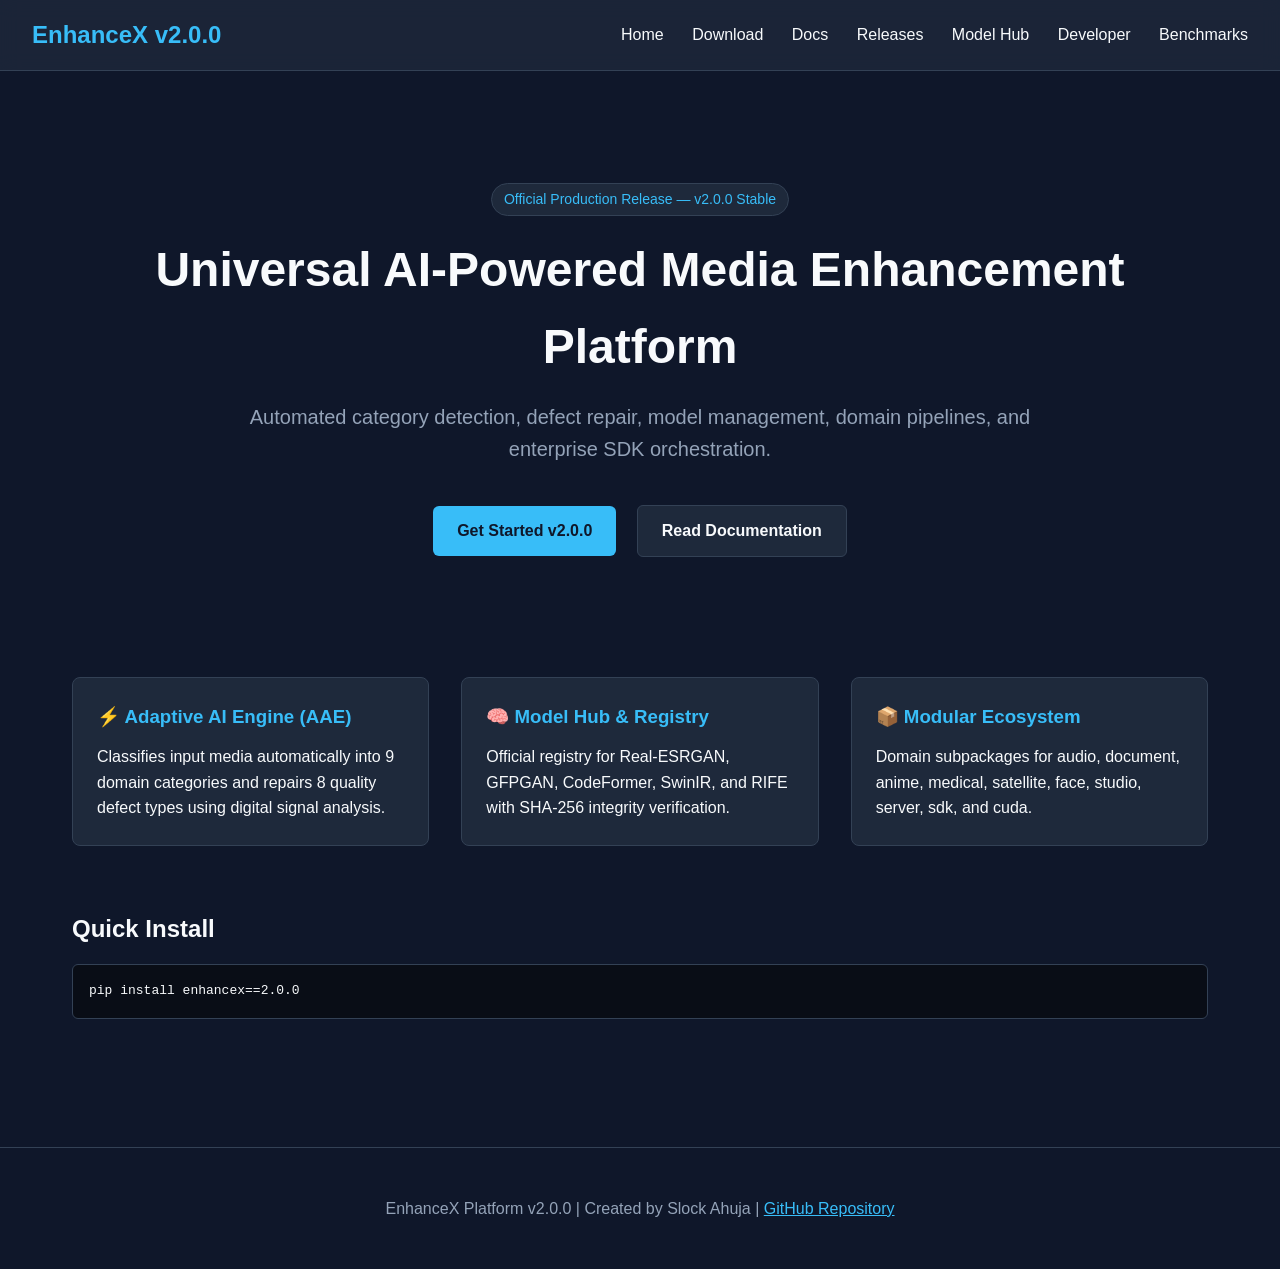
<file: website/index.html>
<!DOCTYPE html>
<html lang="en">
<head>
  <meta charset="UTF-8">
  <meta name="viewport" content="width=device-width, initial-scale=1.0">
  <title>EnhanceX — Universal AI Media Enhancement Platform</title>
  <link rel="stylesheet" href="styles.css">
</head>
<body>
  <header>
    <a href="index.html" class="logo">EnhanceX v2.0.0</a>
    <nav>
      <a href="index.html">Home</a>
      <a href="download.html">Download</a>
      <a href="docs.html">Docs</a>
      <a href="releases.html">Releases</a>
      <a href="models.html">Model Hub</a>
      <a href="developer.html">Developer</a>
      <a href="benchmarks.html">Benchmarks</a>
    </nav>
  </header>

  <div class="container">
    <div class="hero">
      <div class="badge">Official Production Release — v2.0.0 Stable</div>
      <h1>Universal AI-Powered Media Enhancement Platform</h1>
      <p>Automated category detection, defect repair, model management, domain pipelines, and enterprise SDK orchestration.</p>
      <div>
        <a href="download.html" class="btn btn-primary">Get Started v2.0.0</a>
        <a href="docs.html" class="btn btn-secondary">Read Documentation</a>
      </div>
    </div>

    <div class="grid">
      <div class="card">
        <h3>⚡ Adaptive AI Engine (AAE)</h3>
        <p>Classifies input media automatically into 9 domain categories and repairs 8 quality defect types using digital signal analysis.</p>
      </div>
      <div class="card">
        <h3>🧠 Model Hub & Registry</h3>
        <p>Official registry for Real-ESRGAN, GFPGAN, CodeFormer, SwinIR, and RIFE with SHA-256 integrity verification.</p>
      </div>
      <div class="card">
        <h3>📦 Modular Ecosystem</h3>
        <p>Domain subpackages for audio, document, anime, medical, satellite, face, studio, server, sdk, and cuda.</p>
      </div>
    </div>

    <div style="margin-top: 4rem;">
      <h2>Quick Install</h2>
      <pre>pip install enhancex==2.0.0</pre>
    </div>
  </div>

  <footer>
    <p>EnhanceX Platform v2.0.0 | Created by Slock Ahuja | <a href="https://github.com/SlockAhuja/EnhanceX" style="color:var(--accent-color);">GitHub Repository</a></p>
  </footer>
</body>
</html>
</file>
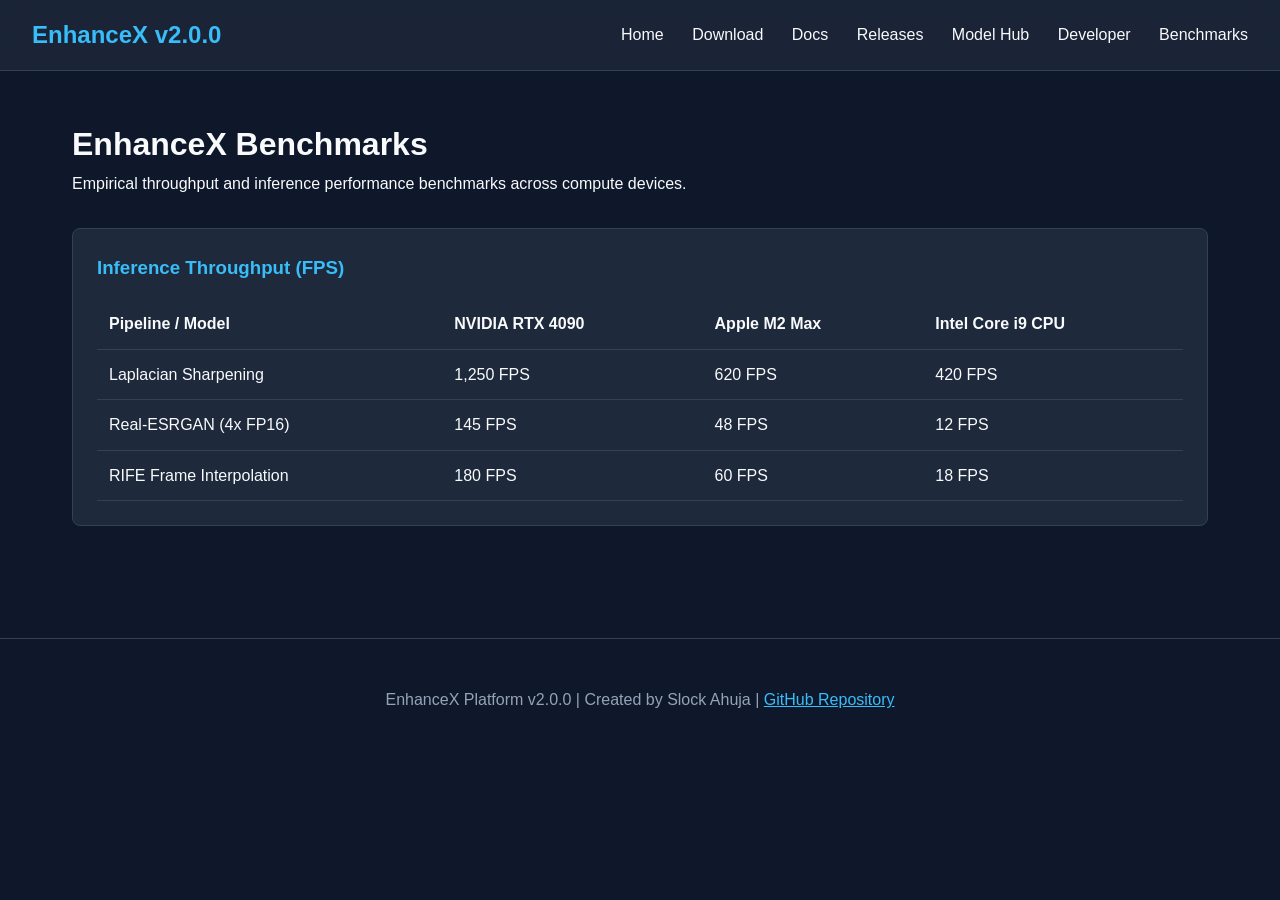
<file: website/benchmarks.html>
<!DOCTYPE html>
<html lang="en">
<head>
  <meta charset="UTF-8">
  <meta name="viewport" content="width=device-width, initial-scale=1.0">
  <title>EnhanceX Benchmarks & Performance</title>
  <link rel="stylesheet" href="styles.css">
</head>
<body>
  <header>
    <a href="index.html" class="logo">EnhanceX v2.0.0</a>
    <nav>
      <a href="index.html">Home</a>
      <a href="download.html">Download</a>
      <a href="docs.html">Docs</a>
      <a href="releases.html">Releases</a>
      <a href="models.html">Model Hub</a>
      <a href="developer.html">Developer</a>
      <a href="benchmarks.html">Benchmarks</a>
    </nav>
  </header>

  <div class="container">
    <h1>EnhanceX Benchmarks</h1>
    <p>Empirical throughput and inference performance benchmarks across compute devices.</p>

    <div class="card" style="margin-top: 2rem;">
      <h3>Inference Throughput (FPS)</h3>
      <table style="width:100%; border-collapse: collapse; margin-top: 1rem; color: var(--text-main);">
        <thead>
          <tr style="border-bottom: 1px solid var(--border-color); text-align: left;">
            <th style="padding: 0.75rem;">Pipeline / Model</th>
            <th style="padding: 0.75rem;">NVIDIA RTX 4090</th>
            <th style="padding: 0.75rem;">Apple M2 Max</th>
            <th style="padding: 0.75rem;">Intel Core i9 CPU</th>
          </tr>
        </thead>
        <tbody>
          <tr style="border-bottom: 1px solid var(--border-color);">
            <td style="padding: 0.75rem;">Laplacian Sharpening</td>
            <td style="padding: 0.75rem;">1,250 FPS</td>
            <td style="padding: 0.75rem;">620 FPS</td>
            <td style="padding: 0.75rem;">420 FPS</td>
          </tr>
          <tr style="border-bottom: 1px solid var(--border-color);">
            <td style="padding: 0.75rem;">Real-ESRGAN (4x FP16)</td>
            <td style="padding: 0.75rem;">145 FPS</td>
            <td style="padding: 0.75rem;">48 FPS</td>
            <td style="padding: 0.75rem;">12 FPS</td>
          </tr>
          <tr style="border-bottom: 1px solid var(--border-color);">
            <td style="padding: 0.75rem;">RIFE Frame Interpolation</td>
            <td style="padding: 0.75rem;">180 FPS</td>
            <td style="padding: 0.75rem;">60 FPS</td>
            <td style="padding: 0.75rem;">18 FPS</td>
          </tr>
        </tbody>
      </table>
    </div>
  </div>

  <footer>
    <p>EnhanceX Platform v2.0.0 | Created by Slock Ahuja | <a href="https://github.com/SlockAhuja/EnhanceX" style="color:var(--accent-color);">GitHub Repository</a></p>
  </footer>
</body>
</html>
</file>
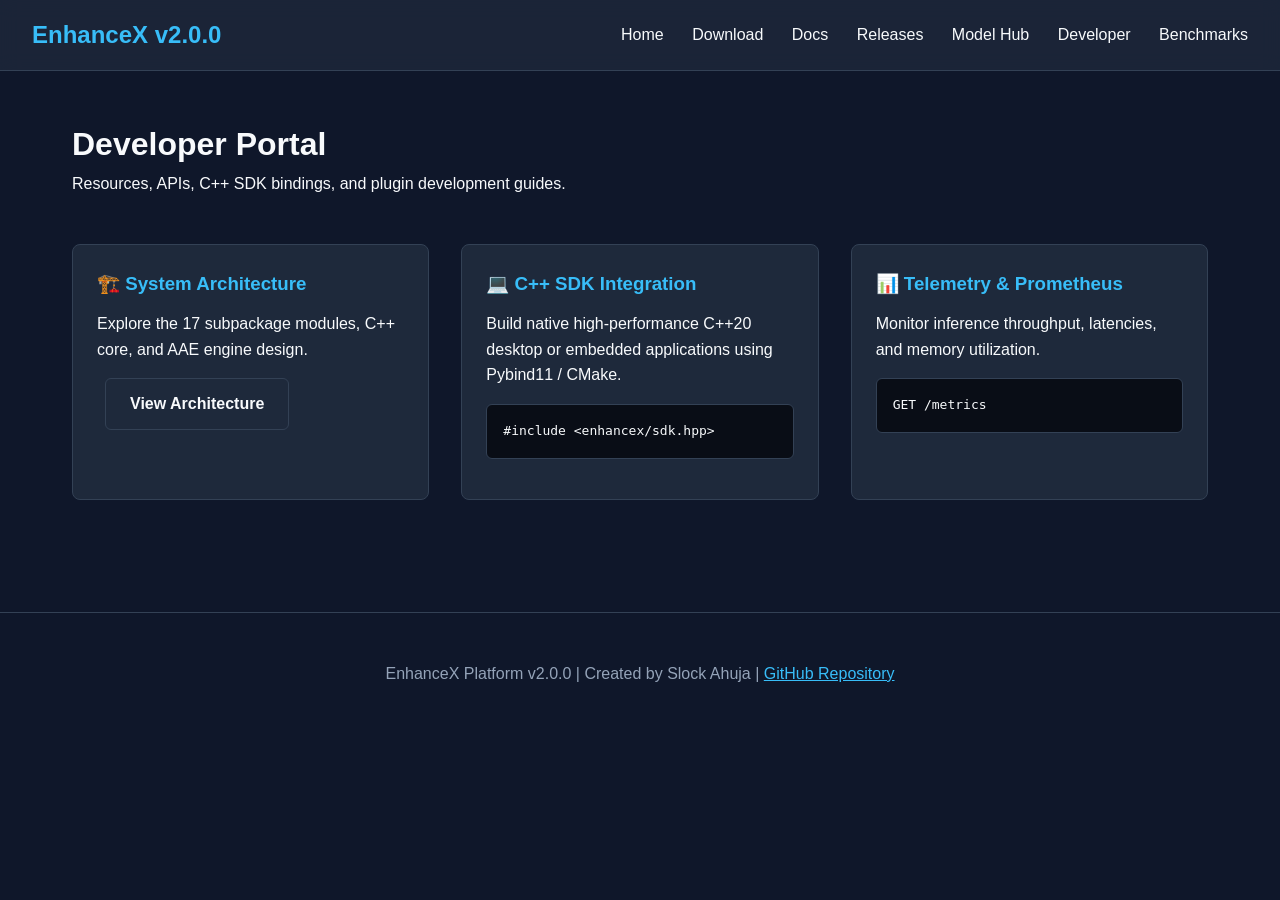
<file: website/developer.html>
<!DOCTYPE html>
<html lang="en">
<head>
  <meta charset="UTF-8">
  <meta name="viewport" content="width=device-width, initial-scale=1.0">
  <title>EnhanceX Developer Portal</title>
  <link rel="stylesheet" href="styles.css">
</head>
<body>
  <header>
    <a href="index.html" class="logo">EnhanceX v2.0.0</a>
    <nav>
      <a href="index.html">Home</a>
      <a href="download.html">Download</a>
      <a href="docs.html">Docs</a>
      <a href="releases.html">Releases</a>
      <a href="models.html">Model Hub</a>
      <a href="developer.html">Developer</a>
      <a href="benchmarks.html">Benchmarks</a>
    </nav>
  </header>

  <div class="container">
    <h1>Developer Portal</h1>
    <p>Resources, APIs, C++ SDK bindings, and plugin development guides.</p>

    <div class="grid">
      <div class="card">
        <h3>🏗️ System Architecture</h3>
        <p>Explore the 17 subpackage modules, C++ core, and AAE engine design.</p>
        <a href="../docs/developer/architecture.md" class="btn btn-secondary" style="margin-top:1rem;">View Architecture</a>
      </div>

      <div class="card">
        <h3>💻 C++ SDK Integration</h3>
        <p>Build native high-performance C++20 desktop or embedded applications using Pybind11 / CMake.</p>
        <pre>#include &lt;enhancex/sdk.hpp&gt;</pre>
      </div>

      <div class="card">
        <h3>📊 Telemetry & Prometheus</h3>
        <p>Monitor inference throughput, latencies, and memory utilization.</p>
        <pre>GET /metrics</pre>
      </div>
    </div>
  </div>

  <footer>
    <p>EnhanceX Platform v2.0.0 | Created by Slock Ahuja | <a href="https://github.com/SlockAhuja/EnhanceX" style="color:var(--accent-color);">GitHub Repository</a></p>
  </footer>
</body>
</html>
</file>
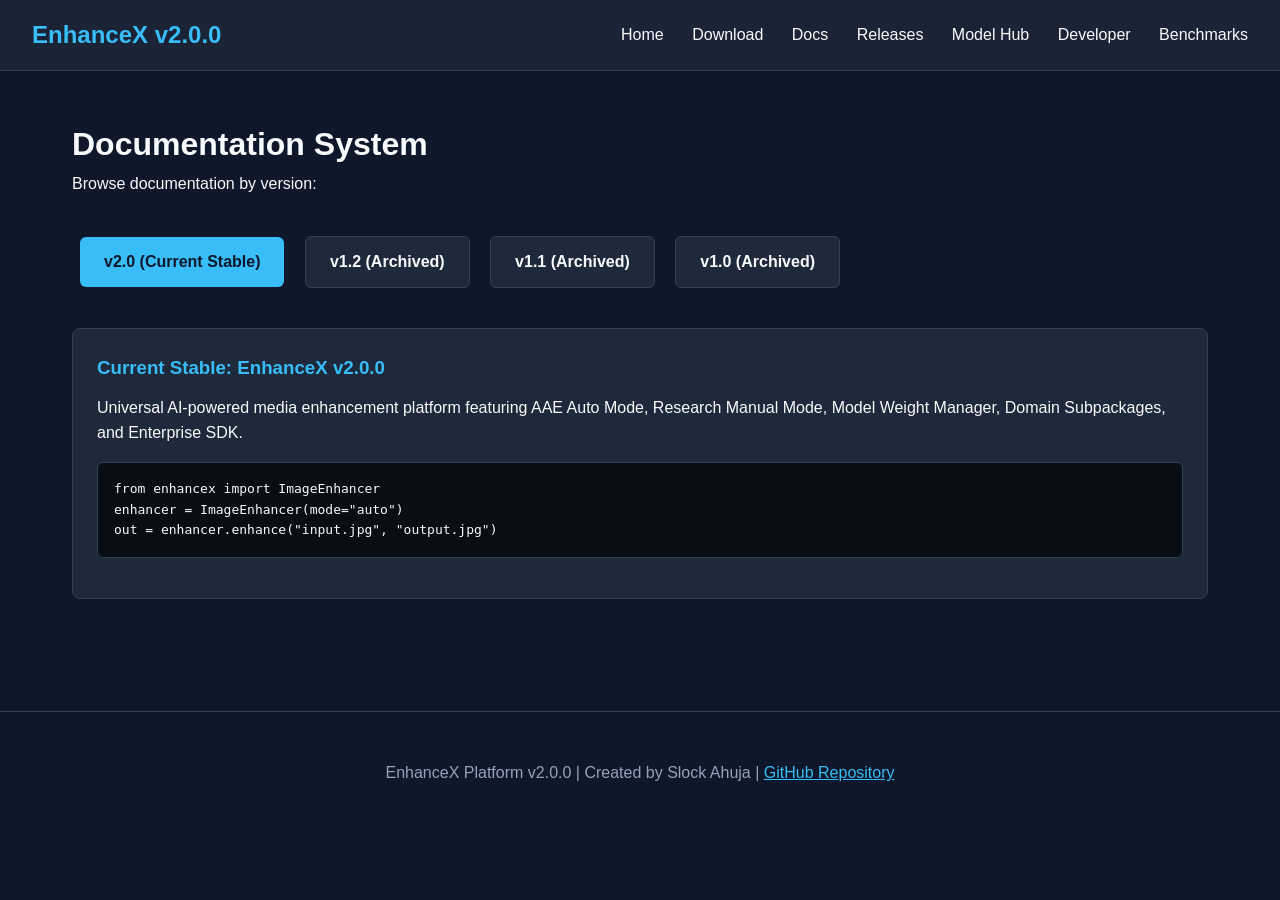
<file: website/docs.html>
<!DOCTYPE html>
<html lang="en">
<head>
  <meta charset="UTF-8">
  <meta name="viewport" content="width=device-width, initial-scale=1.0">
  <title>EnhanceX Multi-Version Documentation Browser</title>
  <link rel="stylesheet" href="styles.css">
</head>
<body>
  <header>
    <a href="index.html" class="logo">EnhanceX v2.0.0</a>
    <nav>
      <a href="index.html">Home</a>
      <a href="download.html">Download</a>
      <a href="docs.html">Docs</a>
      <a href="releases.html">Releases</a>
      <a href="models.html">Model Hub</a>
      <a href="developer.html">Developer</a>
      <a href="benchmarks.html">Benchmarks</a>
    </nav>
  </header>

  <div class="container">
    <h1>Documentation System</h1>
    <p>Browse documentation by version:</p>

    <div style="margin: 2rem 0;">
      <a href="../docs/v2.0/README.md" class="btn btn-primary">v2.0 (Current Stable)</a>
      <a href="../docs/v1.2/README.md" class="btn btn-secondary">v1.2 (Archived)</a>
      <a href="../docs/v1.1/README.md" class="btn btn-secondary">v1.1 (Archived)</a>
      <a href="../docs/v1.0/README.md" class="btn btn-secondary">v1.0 (Archived)</a>
    </div>

    <div class="card">
      <h3>Current Stable: EnhanceX v2.0.0</h3>
      <p>Universal AI-powered media enhancement platform featuring AAE Auto Mode, Research Manual Mode, Model Weight Manager, Domain Subpackages, and Enterprise SDK.</p>
      <pre>from enhancex import ImageEnhancer
enhancer = ImageEnhancer(mode="auto")
out = enhancer.enhance("input.jpg", "output.jpg")</pre>
    </div>
  </div>

  <footer>
    <p>EnhanceX Platform v2.0.0 | Created by Slock Ahuja | <a href="https://github.com/SlockAhuja/EnhanceX" style="color:var(--accent-color);">GitHub Repository</a></p>
  </footer>
</body>
</html>
</file>
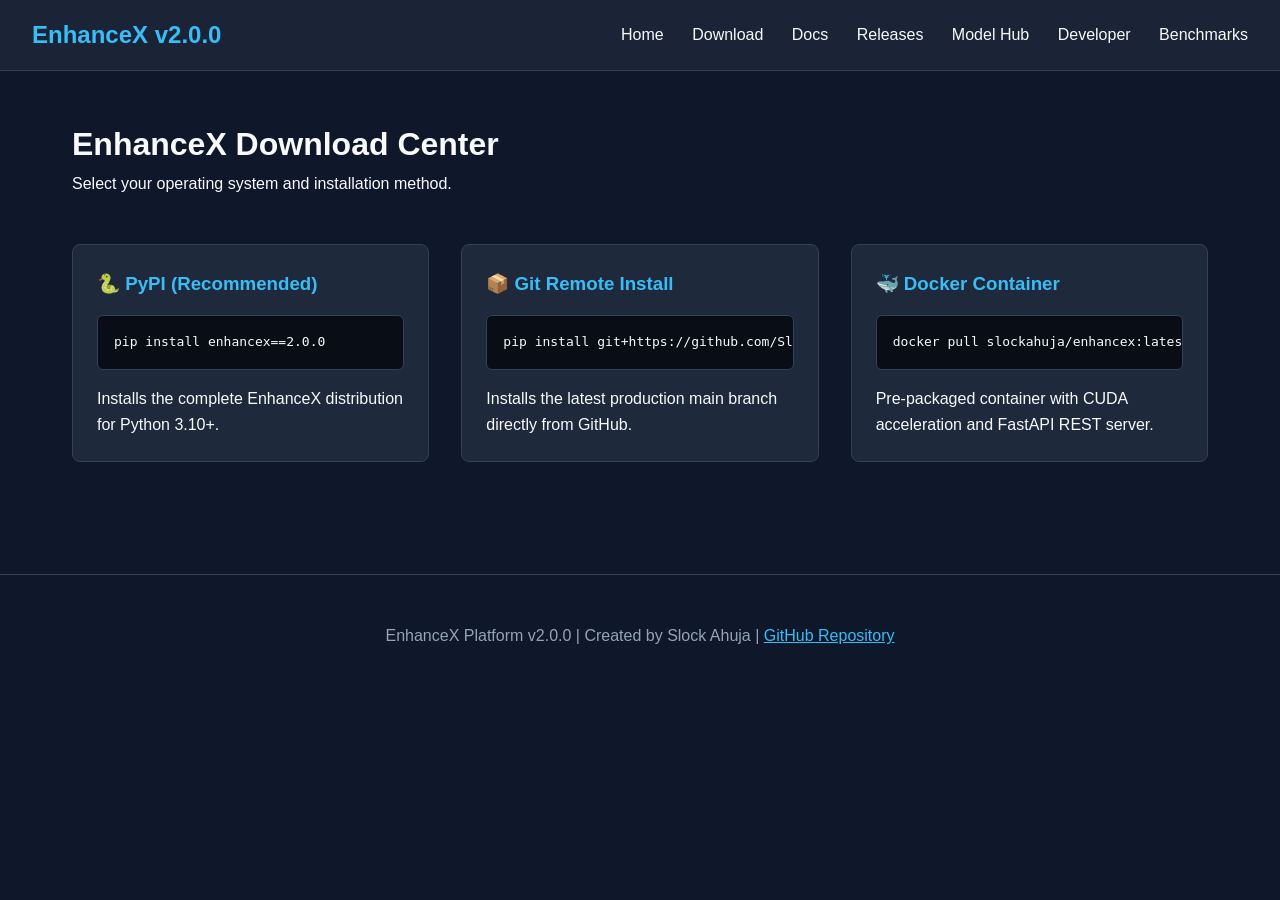
<file: website/download.html>
<!DOCTYPE html>
<html lang="en">
<head>
  <meta charset="UTF-8">
  <meta name="viewport" content="width=device-width, initial-scale=1.0">
  <title>EnhanceX Download Center</title>
  <link rel="stylesheet" href="styles.css">
</head>
<body>
  <header>
    <a href="index.html" class="logo">EnhanceX v2.0.0</a>
    <nav>
      <a href="index.html">Home</a>
      <a href="download.html">Download</a>
      <a href="docs.html">Docs</a>
      <a href="releases.html">Releases</a>
      <a href="models.html">Model Hub</a>
      <a href="developer.html">Developer</a>
      <a href="benchmarks.html">Benchmarks</a>
    </nav>
  </header>

  <div class="container">
    <h1>EnhanceX Download Center</h1>
    <p>Select your operating system and installation method.</p>

    <div class="grid">
      <div class="card">
        <h3>🐍 PyPI (Recommended)</h3>
        <pre>pip install enhancex==2.0.0</pre>
        <p>Installs the complete EnhanceX distribution for Python 3.10+.</p>
      </div>

      <div class="card">
        <h3>📦 Git Remote Install</h3>
        <pre>pip install git+https://github.com/SlockAhuja/EnhanceX.git</pre>
        <p>Installs the latest production main branch directly from GitHub.</p>
      </div>

      <div class="card">
        <h3>🐳 Docker Container</h3>
        <pre>docker pull slockahuja/enhancex:latest</pre>
        <p>Pre-packaged container with CUDA acceleration and FastAPI REST server.</p>
      </div>
    </div>
  </div>

  <footer>
    <p>EnhanceX Platform v2.0.0 | Created by Slock Ahuja | <a href="https://github.com/SlockAhuja/EnhanceX" style="color:var(--accent-color);">GitHub Repository</a></p>
  </footer>
</body>
</html>
</file>
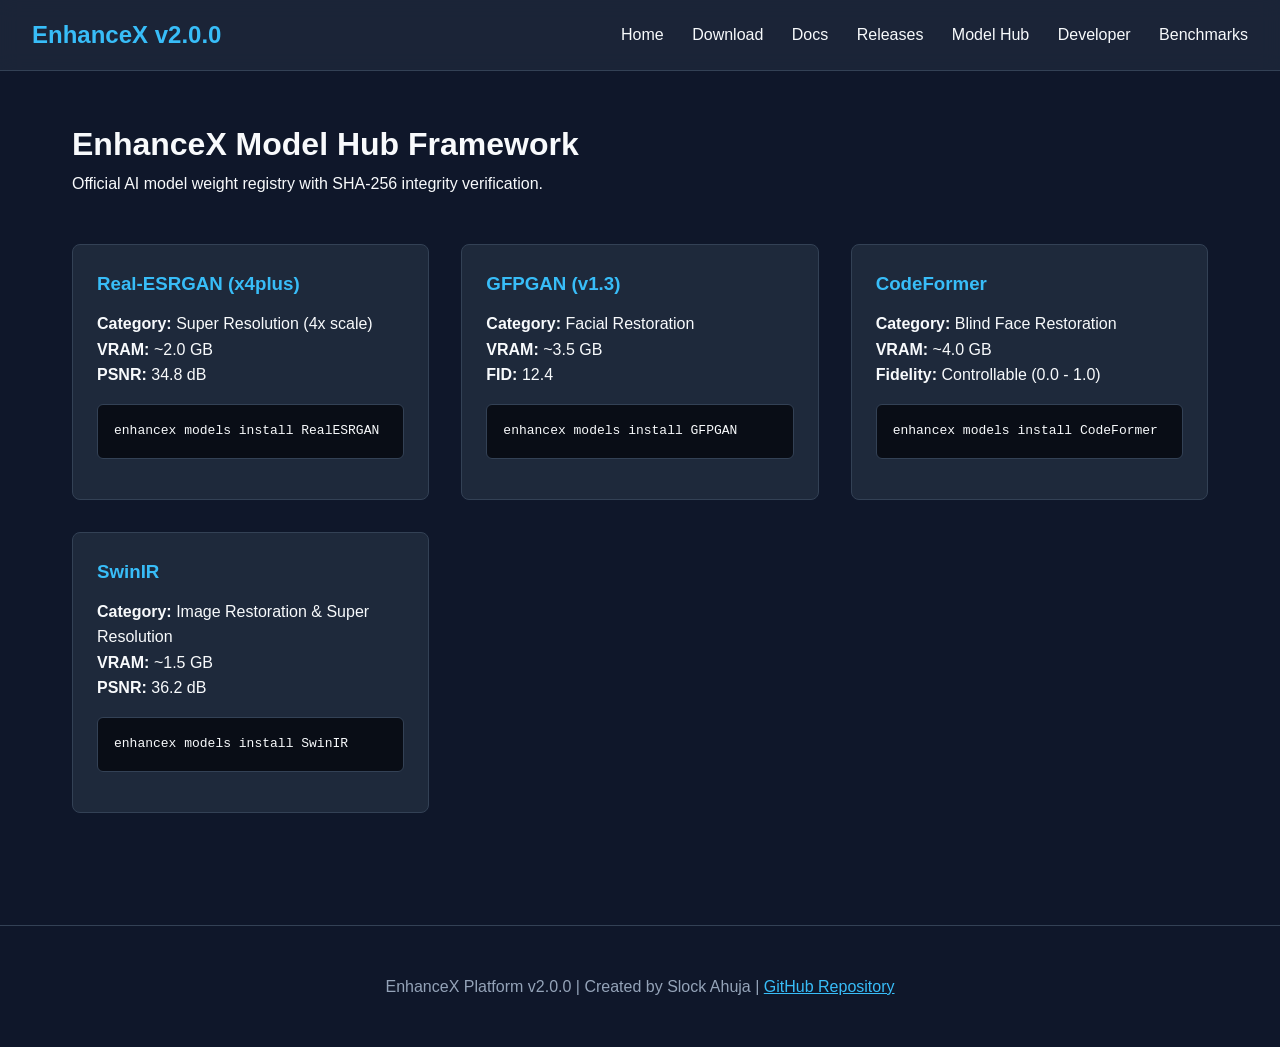
<file: website/models.html>
<!DOCTYPE html>
<html lang="en">
<head>
  <meta charset="UTF-8">
  <meta name="viewport" content="width=device-width, initial-scale=1.0">
  <title>EnhanceX Model Hub</title>
  <link rel="stylesheet" href="styles.css">
</head>
<body>
  <header>
    <a href="index.html" class="logo">EnhanceX v2.0.0</a>
    <nav>
      <a href="index.html">Home</a>
      <a href="download.html">Download</a>
      <a href="docs.html">Docs</a>
      <a href="releases.html">Releases</a>
      <a href="models.html">Model Hub</a>
      <a href="developer.html">Developer</a>
      <a href="benchmarks.html">Benchmarks</a>
    </nav>
  </header>

  <div class="container">
    <h1>EnhanceX Model Hub Framework</h1>
    <p>Official AI model weight registry with SHA-256 integrity verification.</p>

    <div class="grid">
      <div class="card">
        <h3>Real-ESRGAN (x4plus)</h3>
        <p><b>Category:</b> Super Resolution (4x scale)</p>
        <p><b>VRAM:</b> ~2.0 GB</p>
        <p><b>PSNR:</b> 34.8 dB</p>
        <pre>enhancex models install RealESRGAN</pre>
      </div>

      <div class="card">
        <h3>GFPGAN (v1.3)</h3>
        <p><b>Category:</b> Facial Restoration</p>
        <p><b>VRAM:</b> ~3.5 GB</p>
        <p><b>FID:</b> 12.4</p>
        <pre>enhancex models install GFPGAN</pre>
      </div>

      <div class="card">
        <h3>CodeFormer</h3>
        <p><b>Category:</b> Blind Face Restoration</p>
        <p><b>VRAM:</b> ~4.0 GB</p>
        <p><b>Fidelity:</b> Controllable (0.0 - 1.0)</p>
        <pre>enhancex models install CodeFormer</pre>
      </div>

      <div class="card">
        <h3>SwinIR</h3>
        <p><b>Category:</b> Image Restoration & Super Resolution</p>
        <p><b>VRAM:</b> ~1.5 GB</p>
        <p><b>PSNR:</b> 36.2 dB</p>
        <pre>enhancex models install SwinIR</pre>
      </div>
    </div>
  </div>

  <footer>
    <p>EnhanceX Platform v2.0.0 | Created by Slock Ahuja | <a href="https://github.com/SlockAhuja/EnhanceX" style="color:var(--accent-color);">GitHub Repository</a></p>
  </footer>
</body>
</html>
</file>
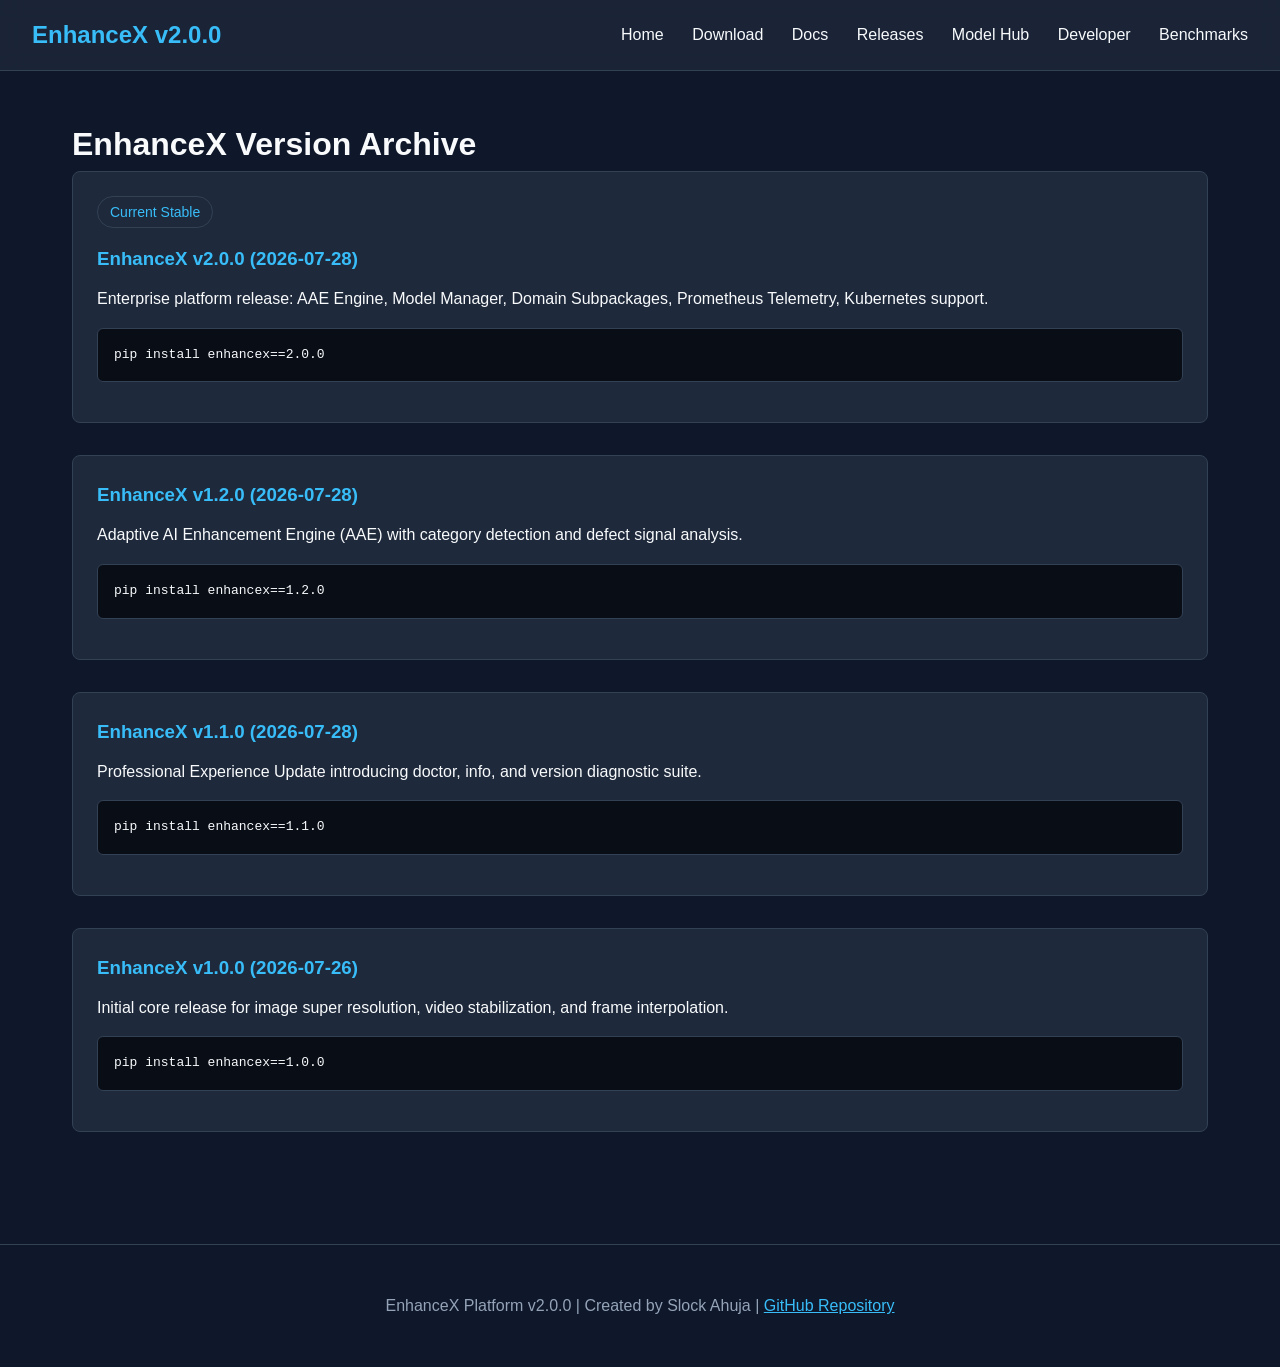
<file: website/releases.html>
<!DOCTYPE html>
<html lang="en">
<head>
  <meta charset="UTF-8">
  <meta name="viewport" content="width=device-width, initial-scale=1.0">
  <title>EnhanceX Version Archive & Releases</title>
  <link rel="stylesheet" href="styles.css">
</head>
<body>
  <header>
    <a href="index.html" class="logo">EnhanceX v2.0.0</a>
    <nav>
      <a href="index.html">Home</a>
      <a href="download.html">Download</a>
      <a href="docs.html">Docs</a>
      <a href="releases.html">Releases</a>
      <a href="models.html">Model Hub</a>
      <a href="developer.html">Developer</a>
      <a href="benchmarks.html">Benchmarks</a>
    </nav>
  </header>

  <div class="container">
    <h1>EnhanceX Version Archive</h1>

    <div class="card" style="margin-bottom: 2rem;">
      <div class="badge">Current Stable</div>
      <h3>EnhanceX v2.0.0 (2026-07-28)</h3>
      <p>Enterprise platform release: AAE Engine, Model Manager, Domain Subpackages, Prometheus Telemetry, Kubernetes support.</p>
      <pre>pip install enhancex==2.0.0</pre>
    </div>

    <div class="card" style="margin-bottom: 2rem;">
      <h3>EnhanceX v1.2.0 (2026-07-28)</h3>
      <p>Adaptive AI Enhancement Engine (AAE) with category detection and defect signal analysis.</p>
      <pre>pip install enhancex==1.2.0</pre>
    </div>

    <div class="card" style="margin-bottom: 2rem;">
      <h3>EnhanceX v1.1.0 (2026-07-28)</h3>
      <p>Professional Experience Update introducing doctor, info, and version diagnostic suite.</p>
      <pre>pip install enhancex==1.1.0</pre>
    </div>

    <div class="card">
      <h3>EnhanceX v1.0.0 (2026-07-26)</h3>
      <p>Initial core release for image super resolution, video stabilization, and frame interpolation.</p>
      <pre>pip install enhancex==1.0.0</pre>
    </div>
  </div>

  <footer>
    <p>EnhanceX Platform v2.0.0 | Created by Slock Ahuja | <a href="https://github.com/SlockAhuja/EnhanceX" style="color:var(--accent-color);">GitHub Repository</a></p>
  </footer>
</body>
</html>
</file>
<file: website/styles.css>
:root {
  --bg-color: #0F172A;
  --panel-bg: #1E293B;
  --border-color: #334155;
  --accent-color: #38BDF8;
  --accent-hover: #0284C7;
  --text-main: #F8FAFC;
  --text-muted: #94A3B8;
  --success-color: #22C55E;
}

* {
  box-sizing: border-box;
  margin: 0;
  padding: 0;
}

body {
  font-family: -apple-system, BlinkMacSystemFont, "Segoe UI", Roboto, Helvetica, Arial, sans-serif;
  background-color: var(--bg-color);
  color: var(--text-main);
  line-height: 1.6;
}

header {
  background-color: rgba(30, 41, 59, 0.8);
  backdrop-filter: blur(10px);
  border-bottom: 1px solid var(--border-color);
  position: sticky;
  top: 0;
  z-index: 100;
  padding: 1rem 2rem;
  display: flex;
  justify-content: space-between;
  align-items: center;
}

.logo {
  font-size: 1.5rem;
  font-weight: 700;
  color: var(--accent-color);
  text-decoration: none;
}

nav a {
  color: var(--text-main);
  text-decoration: none;
  margin-left: 1.5rem;
  font-weight: 500;
  transition: color 0.2s;
}

nav a:hover {
  color: var(--accent-color);
}

.container {
  max-width: 1200px;
  margin: 0 auto;
  padding: 3rem 2rem;
}

.hero {
  text-align: center;
  padding: 4rem 1rem;
}

.hero h1 {
  font-size: 3rem;
  margin-bottom: 1rem;
}

.hero p {
  font-size: 1.25rem;
  color: var(--text-muted);
  max-width: 800px;
  margin: 0 auto 2rem auto;
}

.badge {
  display: inline-block;
  padding: 0.25rem 0.75rem;
  background-color: var(--panel-bg);
  border: 1px solid var(--border-color);
  border-radius: 9999px;
  color: var(--accent-color);
  font-size: 0.875rem;
  margin-bottom: 1rem;
}

.btn {
  display: inline-block;
  padding: 0.75rem 1.5rem;
  border-radius: 6px;
  font-weight: 600;
  text-decoration: none;
  transition: background-color 0.2s;
  margin: 0.5rem;
}

.btn-primary {
  background-color: var(--accent-color);
  color: #0F172A;
}

.btn-primary:hover {
  background-color: var(--accent-hover);
}

.btn-secondary {
  background-color: var(--panel-bg);
  color: var(--text-main);
  border: 1px solid var(--border-color);
}

.grid {
  display: grid;
  grid-template-columns: repeat(auto-fit, minmax(300px, 1fr));
  gap: 2rem;
  margin-top: 3rem;
}

.card {
  background-color: var(--panel-bg);
  border: 1px solid var(--border-color);
  border-radius: 8px;
  padding: 1.5rem;
}

.card h3 {
  margin-bottom: 0.75rem;
  color: var(--accent-color);
}

pre {
  background-color: #090D16;
  border: 1px solid var(--border-color);
  padding: 1rem;
  border-radius: 6px;
  overflow-x: auto;
  font-family: monospace;
  margin: 1rem 0;
}

footer {
  text-align: center;
  padding: 3rem 1rem;
  border-top: 1px solid var(--border-color);
  color: var(--text-muted);
  margin-top: 4rem;
}
</file>
